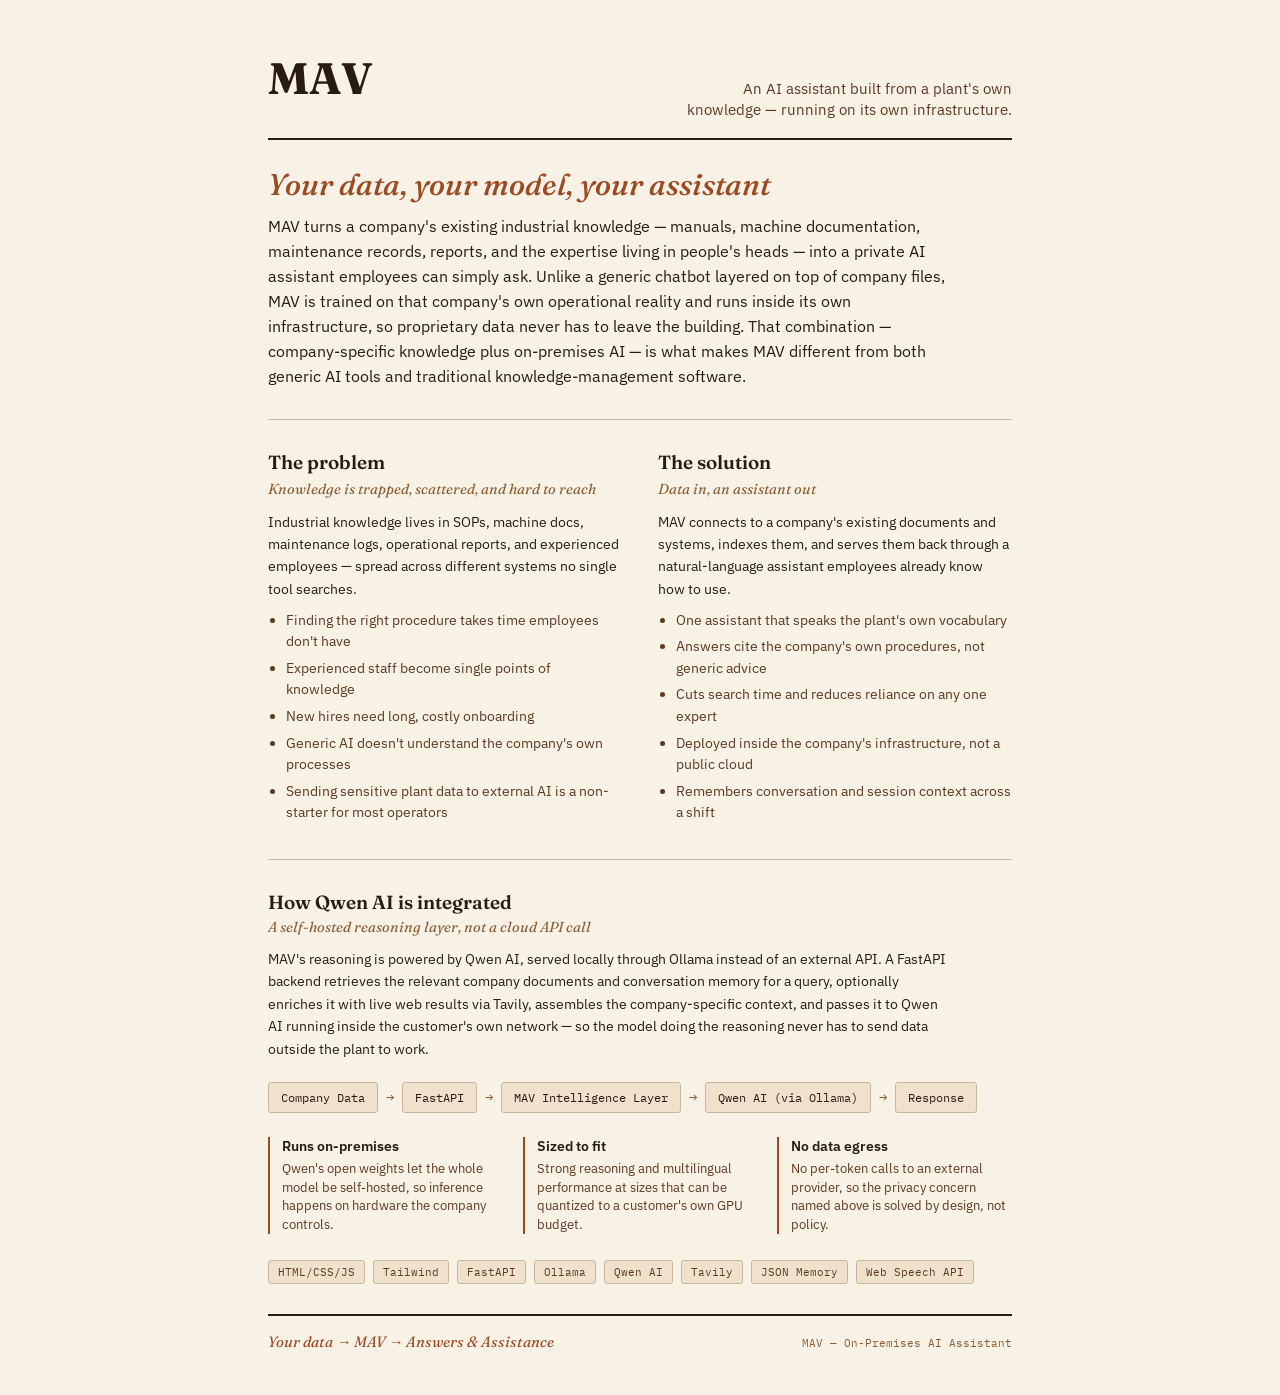
<file: mav doc/mav-abstract.html>
<!DOCTYPE html>
<html lang="en">
<head>
<meta charset="UTF-8">
<title>MAV — One-Page Abstract</title>
<meta name="viewport" content="width=device-width, initial-scale=1, viewport-fit=cover">
<link rel="preconnect" href="https://fonts.googleapis.com">
<link rel="preconnect" href="https://fonts.gstatic.com" crossorigin>
<link href="https://fonts.googleapis.com/css2?family=Fraunces:ital,opsz,wght@0,9..144,400;0,9..144,500;0,9..144,600;0,9..144,700;1,9..144,500&family=IBM+Plex+Sans:wght@400;500;600&family=IBM+Plex+Mono:wght@400;500&display=swap" rel="stylesheet">
<style>
  :root{
    --paper:#F7F1E6;
    --ink:#2A1B12;
    --brown-1:#5C3A21;
    --brown-2:#8B5E34;
    --accent:#9C4A24;
    --line:#C9B79C;
    --chip-bg:#EFE1CC;
    box-sizing:border-box;
    padding-top:env(safe-area-inset-top,0px);
    padding-bottom:env(safe-area-inset-bottom,0px);
  }
  @media (prefers-color-scheme: dark){
    :root:not([data-theme="light"]){
      --paper:#1E140D;
      --ink:#F1E6D8;
      --brown-1:#D8B896;
      --brown-2:#C99A6D;
      --accent:#E08A54;
      --line:#4A3624;
      --chip-bg:#332212;
    }
  }
  :root[data-theme="dark"]{
    --paper:#1E140D;
    --ink:#F1E6D8;
    --brown-1:#D8B896;
    --brown-2:#C99A6D;
    --accent:#E08A54;
    --line:#4A3624;
    --chip-bg:#332212;
  }
  html{scroll-padding-top:env(safe-area-inset-top,0px);}
  *{box-sizing:border-box;}
  body{
    margin:0;
    background:var(--paper);
    color:var(--ink);
    font-family:'IBM Plex Sans',system-ui,sans-serif;
    -webkit-font-smoothing:antialiased;
  }
  .page{
    max-width:840px;
    margin:0 auto;
    padding:56px 48px 44px;
  }
  .masthead{
    display:flex;
    align-items:baseline;
    justify-content:space-between;
    gap:16px;
    border-bottom:2px solid var(--ink);
    padding-bottom:18px;
  }
  .wordmark{
    font-family:'Fraunces',serif;
    font-weight:700;
    font-size:44px;
    letter-spacing:0.01em;
    line-height:1;
    color:var(--ink);
  }
  .tagline{
    font-size:14.5px;
    max-width:340px;
    color:var(--brown-1);
    line-height:1.45;
    text-align:right;
  }
  .pitch{
    margin-top:26px;
  }
  .pitch h1{
    font-family:'Fraunces',serif;
    font-style:italic;
    font-weight:500;
    font-size:30px;
    line-height:1.25;
    margin:0 0 10px;
    color:var(--accent);
    max-width:640px;
  }
  .pitch p{
    font-size:15.5px;
    line-height:1.62;
    max-width:680px;
    margin:0;
    color:var(--ink);
  }
  .rule{
    border:none;
    border-top:1px solid var(--line);
    margin:30px 0;
  }
  .twocol{
    display:grid;
    grid-template-columns:1fr 1fr;
    gap:36px;
  }
  .block h2{
    font-family:'Fraunces',serif;
    font-weight:600;
    font-size:19px;
    margin:0 0 4px;
    color:var(--ink);
  }
  .block .sub{
    font-family:'Fraunces',serif;
    font-style:italic;
    font-size:14.5px;
    color:var(--brown-2);
    margin:0 0 10px;
  }
  .block p{
    font-size:14px;
    line-height:1.58;
    margin:0 0 10px;
    color:var(--ink);
  }
  .block ul{
    margin:0;
    padding-left:18px;
    font-size:13.5px;
    line-height:1.6;
    color:var(--brown-1);
  }
  .block ul li{margin-bottom:5px;}
  .section-title{
    font-family:'Fraunces',serif;
    font-weight:600;
    font-size:19px;
    margin:0 0 4px;
  }
  .section-sub{
    font-family:'Fraunces',serif;
    font-style:italic;
    font-size:14.5px;
    color:var(--brown-2);
    margin:0 0 12px;
  }
  .integration p{
    font-size:14px;
    line-height:1.6;
    max-width:680px;
    margin:0 0 22px;
  }
  .pipeline{
    display:flex;
    align-items:center;
    flex-wrap:wrap;
    gap:0;
    font-family:'IBM Plex Mono',monospace;
    font-size:12px;
    margin-bottom:24px;
  }
  .pipeline .node{
    background:var(--chip-bg);
    border:1px solid var(--line);
    color:var(--ink);
    padding:7px 12px;
    border-radius:3px;
    white-space:nowrap;
  }
  .pipeline .arrow{
    color:var(--brown-2);
    padding:0 8px;
    font-size:14px;
  }
  .features{
    display:grid;
    grid-template-columns:repeat(3,1fr);
    gap:20px;
    margin-bottom:26px;
  }
  .feature{
    border-left:2px solid var(--accent);
    padding-left:12px;
  }
  .feature h3{
    font-size:13.5px;
    font-weight:600;
    margin:0 0 4px;
    color:var(--ink);
  }
  .feature p{
    font-size:12.5px;
    line-height:1.5;
    margin:0;
    color:var(--brown-1);
  }
  .stack{
    display:flex;
    flex-wrap:wrap;
    gap:8px;
    margin-bottom:10px;
  }
  .stack span{
    font-family:'IBM Plex Mono',monospace;
    font-size:11px;
    background:var(--chip-bg);
    border:1px solid var(--line);
    padding:4px 9px;
    border-radius:3px;
    color:var(--brown-1);
  }
  .footer{
    margin-top:30px;
    padding-top:16px;
    border-top:2px solid var(--ink);
    display:flex;
    justify-content:space-between;
    align-items:baseline;
    flex-wrap:wrap;
    gap:8px;
  }
  .footer .credo{
    font-family:'Fraunces',serif;
    font-style:italic;
    font-size:15px;
    color:var(--accent);
  }
  .footer .meta{
    font-family:'IBM Plex Mono',monospace;
    font-size:11px;
    color:var(--brown-2);
  }
  @media (max-width:640px){
    .page{padding:32px 20px;}
    .masthead{flex-direction:column;align-items:flex-start;}
    .tagline{text-align:left;}
    .twocol{grid-template-columns:1fr;}
    .features{grid-template-columns:1fr;}
    .wordmark{font-size:36px;}
  }
  @media print{
    body{background:#fff;}
    .page{max-width:100%;padding:24px;}
  }
</style>
</head>
<body>
<div class="page">

  <div class="masthead">
    <div class="wordmark">MAV</div>
    <div class="tagline">An AI assistant built from a plant's own knowledge — running on its own infrastructure.</div>
  </div>

  <div class="pitch">
    <h1>Your data, your model, your assistant</h1>
    <p>MAV turns a company's existing industrial knowledge — manuals, machine documentation, maintenance records, reports, and the expertise living in people's heads — into a private AI assistant employees can simply ask. Unlike a generic chatbot layered on top of company files, MAV is trained on that company's own operational reality and runs inside its own infrastructure, so proprietary data never has to leave the building. That combination — company-specific knowledge plus on-premises AI — is what makes MAV different from both generic AI tools and traditional knowledge-management software.</p>
  </div>

  <hr class="rule">

  <div class="twocol">
    <div class="block">
      <h2>The problem</h2>
      <p class="sub">Knowledge is trapped, scattered, and hard to reach</p>
      <p>Industrial knowledge lives in SOPs, machine docs, maintenance logs, operational reports, and experienced employees — spread across different systems no single tool searches.</p>
      <ul>
        <li>Finding the right procedure takes time employees don't have</li>
        <li>Experienced staff become single points of knowledge</li>
        <li>New hires need long, costly onboarding</li>
        <li>Generic AI doesn't understand the company's own processes</li>
        <li>Sending sensitive plant data to external AI is a non-starter for most operators</li>
      </ul>
    </div>
    <div class="block">
      <h2>The solution</h2>
      <p class="sub">Data in, an assistant out</p>
      <p>MAV connects to a company's existing documents and systems, indexes them, and serves them back through a natural-language assistant employees already know how to use.</p>
      <ul>
        <li>One assistant that speaks the plant's own vocabulary</li>
        <li>Answers cite the company's own procedures, not generic advice</li>
        <li>Cuts search time and reduces reliance on any one expert</li>
        <li>Deployed inside the company's infrastructure, not a public cloud</li>
        <li>Remembers conversation and session context across a shift</li>
      </ul>
    </div>
  </div>

  <hr class="rule">

  <div class="integration">
    <div class="section-title">How Qwen AI is integrated</div>
    <div class="section-sub">A self-hosted reasoning layer, not a cloud API call</div>
    <p>MAV's reasoning is powered by Qwen AI, served locally through Ollama instead of an external API. A FastAPI backend retrieves the relevant company documents and conversation memory for a query, optionally enriches it with live web results via Tavily, assembles the company-specific context, and passes it to Qwen AI running inside the customer's own network — so the model doing the reasoning never has to send data outside the plant to work.</p>

    <div class="pipeline">
      <span class="node">Company Data</span><span class="arrow">→</span>
      <span class="node">FastAPI</span><span class="arrow">→</span>
      <span class="node">MAV Intelligence Layer</span><span class="arrow">→</span>
      <span class="node">Qwen AI (via Ollama)</span><span class="arrow">→</span>
      <span class="node">Response</span>
    </div>

    <div class="features">
      <div class="feature">
        <h3>Runs on-premises</h3>
        <p>Qwen's open weights let the whole model be self-hosted, so inference happens on hardware the company controls.</p>
      </div>
      <div class="feature">
        <h3>Sized to fit</h3>
        <p>Strong reasoning and multilingual performance at sizes that can be quantized to a customer's own GPU budget.</p>
      </div>
      <div class="feature">
        <h3>No data egress</h3>
        <p>No per-token calls to an external provider, so the privacy concern named above is solved by design, not policy.</p>
      </div>
    </div>

    <div class="stack">
      <span>HTML/CSS/JS</span><span>Tailwind</span><span>FastAPI</span><span>Ollama</span><span>Qwen AI</span><span>Tavily</span><span>JSON Memory</span><span>Web Speech API</span>
    </div>
  </div>

  <div class="footer">
    <div class="credo">Your data → MAV → Answers &amp; Assistance</div>
    <div class="meta">MAV — On-Premises AI Assistant</div>
  </div>

</div>
</body>
</html>
</file>
